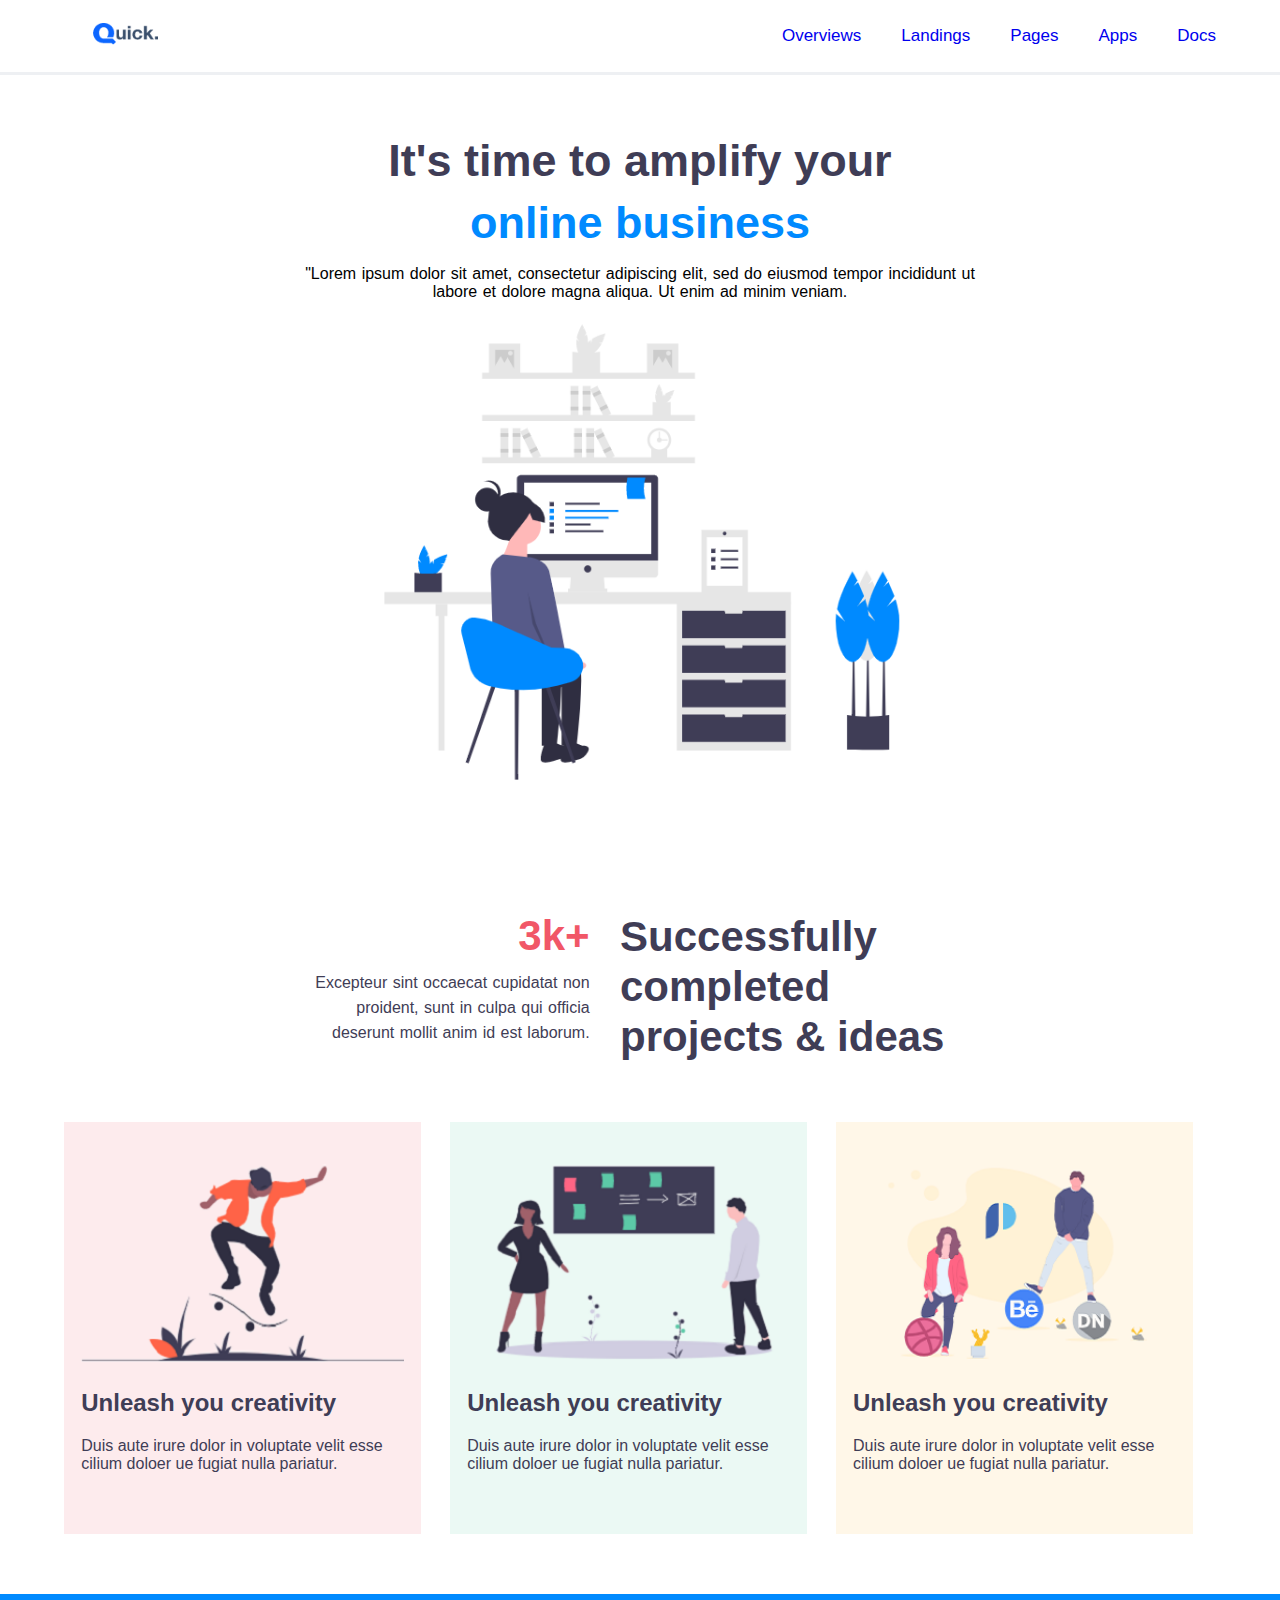
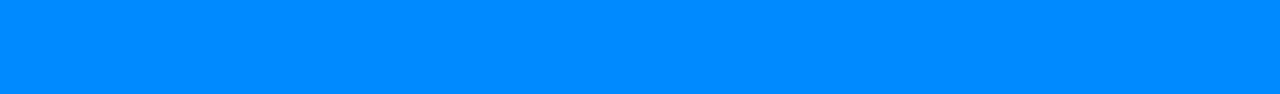
<file: index.html>
<!DOCTYPE html>
<html lang="en">
<head>
    <meta charset="UFT-8">
    <meta name="viewport"content="width=device-width, initail-scale=1.0">
    <title>Liza</title>
    <link rel="stylesheet" type="text/css" href="css/styele.css">
</head> 
<body>
   <!--header strd-->
   <header>
       <div class="container">
         <div class="logo">
            <img src="images/logo.png" alt="Quick">
          </div>
          <nav class="menu">
              <ul>
                  <li><a href="#">Overviews</a></li>
                  <li><a href="#">Landings</a></li>
                  <li><a href="#">Pages</a></li>
                  <li><a href="#">Apps</a></li>
                  <li><a href="#">Docs</a></li>
              </ul>
          </nav>
           
       </div>
   </header>
   <!--header end -->
   <!-- banner start -->
   <section class="banner">
       <div class="container2">
          <div class=" b-container">
              <h1> It's time to amplify your </h1>
              <h2>online business</h2>
              <p>"Lorem ipsum dolor sit amet, consectetur adipiscing elit, sed do eiusmod tempor incididunt ut labore et dolore magna aliqua. Ut enim ad minim veniam. </p>
              <div class="b-img">
                  <img src="images/logooo.png" alt="Quick">
              </div>
          </div>
       </div>
   </section>
   <!-- banner end -->
   <!-- success start -->
   <section class="success">
       <div class="container2">
           <div class="s-container">
               <div class="s-left"> 
                <h2>3k+</h2>
                   <p>Excepteur sint occaecat cupidatat non proident, sunt in culpa qui officia deserunt mollit anim id est laborum.</p>
               </div>
               <div class="s-right">
                   <h1>Successfully completed projects & ideas</h1>
               </div>
           </div>
       </div>
   </section>
   <!-- success end -->
   <!-- feature start -->
   <section class="feature">
       <div class="container">
           <div class="f-content">
             <!--single start --> 
              </div><div class="f-single pink">
                  <div class="f-img">
                     <img src="images/feature1.jpg" alt="Quick">
                      </div>
                         <h2>Unleash you creativity</h2>
                         <p> Duis aute irure dolor in voluptate velit esse cilium doloer ue fugiat nulla pariatur.</p>
                            <!--single end -->


                             <!--single start --> 
              </div><div class="f-single blue">
                  <div class="f-img">
                     <img src="images/feature2.jpg" alt="Quick">
                      </div>
                         <h2>Unleash you creativity</h2>
                         <p> Duis aute irure dolor in voluptate velit esse cilium doloer ue fugiat nulla pariatur.</p>
                            <!--single end -->

                             <!--single start --> 
              </div><div class="f-single red">
                  <div class="f-img">
                     <img src="images/feature3.jpg" alt="Quick">
                      </div>
                         <h2>Unleash you creativity</h2>
                         <p> Duis aute irure dolor in voluptate velit esse cilium doloer ue fugiat nulla pariatur.</p>
                            <!--single end -->



                     </div>
                  </div>
              </div>
           </div>
       </div>
   </section>
   <!-- feature end -->
   <div class="footer"></div>

</body>
</html>
</file>
<file: css/styele.css>
/*common start*/
body{
	margin: 0;
	padding: 0;
}
/*common end*/
/*header start*/
header{
	border-bottom: 3px solid #EEF0F3;
	padding: 10px 0;
}
.container{
	width: 90%;
	margin: 0 auto;
	overflow: hidden;

}
.logo{
   width: 10%;
 }
.logo img{
	width: 100%;
	float: left;
}
.menu{
    width: 45%;
    float: right;
}
.menu ul{
	float: right;

}
.menu ul li{
	list-style: none;
	float: left;
	overflow: hidden;

}
.menu ul li a{
	text-decoration: none;
	margin: 0 20px;
	display: inline-block;
	font-size: 17px;
    color: 0F2656; 
    font-family: sans-serif; 
    font font-weight: 400;

}
.menu ul li:last-child a{
	margin-right: 0;
}
/*header end*/
/*banner start */
.banner{
    padding: 60px 0;
   
    
}
.container2{
    width: 55%;
    margin: 0 auto;
       
}
.b-container{
	text-align: center;
}
.b-container h1{
	   margin: 0;
       font-family: sans-serif;
       font-size: 45px;
       font-weight: 700;
       color:#3F3D56 ;
}
.b-container h2{
	  margin: 10px 0;
      font-family: sans-serif;
       font-size: 45px;
       font-weight: 700;
       color:#008AFF ;
}
.b-container p{
	   margin top:0 ;
	   margin bottom:15px  ;
	   font-family: sans-serif;
       font-size: 16px;
       font-weight: 400;
       color:#3F3D56
       line-height:23px;
       word-spacing: 1px;
}
.b-img{
	 margin: 0 auto;
    width: 75%;
    
}
.b-img img{
    margin: 0 auto;
    width: 100%;
    
}

/* banner end */
/* success start */
.success{
    padding: 60px 0;
}
.s-container{
	overflow: hidden;
	font-family: sans-serif;

}
.s-left{
    width: 40%;
    float: left;
    text-align: right;
     padding: 0 10px 0 20px;
}
.s-left h2{
    
     font-weight:700 ;
     font-size:42px ;
      color:#F15767  ;
      margin: 0 0 10px;
}
.s-left p{
   
     font-weight:400 ;
     font-size: 16px;
     color:#3F3D56 ;
     margin: 0;
     line-height: 25px;
     word-spacing: 1px;
}
.s-right{
	  width: 50%;
      float: right;
      padding: 0 20px 0 10px;
}
.s-right h1{
       font-family: sans-serif;
       font-weight:700 ;
       font-size: 42px;
        color:#3F3D56;
        line-height: 50px;
        margin: 0;
}
/* success start */
/*feature start*/
.feature{

}
.f-content{
   overflow: hidden;
}
.f-single{
   font-family: sans-serif;
   width: 28%;
   color: #3F3D56;
   padding: 30px 1.5% 45px;
   float: left;
   margin-right: 2.5%;
}
.f-single:last-child{
     margin-right: 0;
 }
.pink{
	background: #FDEBED;
}
.blue{
	background: #EBF9F4;
}
.red{
	background: #FFF7E8;
}
.f-img{

}
.f-img img{
    width: 100%;
}
.f-img h2{
    font-size: 22px;
    font-weight: 700;
    margin: 20px 0;
} 
.f-img p{
    font-size: 16px;
    font-weight: 400;
    margin: 0;
}
/*feature end*/
.footer{
 	height: 100px;
 	background: #008AFF;
     margin-top: 60px;
 	}
</file>
